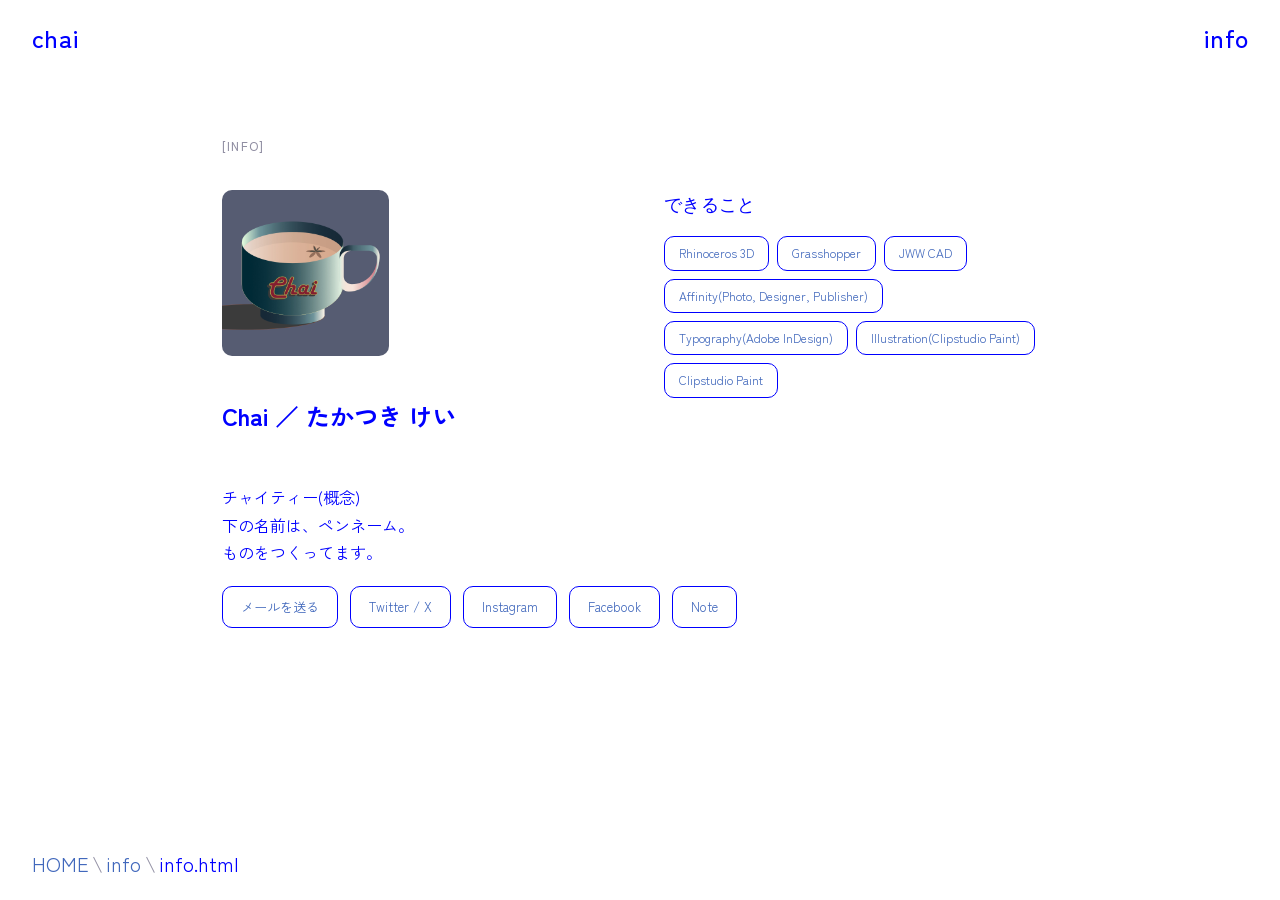
<file: info/info.html>
<!DOCTYPE html>
<html lang="ja">
<head>
  <meta charset="UTF-8" />
  <meta name="viewport" content="width=device-width, initial-scale=1.0" />
  <link rel="icon" href="../favicon.ico" sizes="any" />
  <link rel="icon" type="image/png" sizes="32x32" href="../assets/img/favicon-32.png" />
  <link rel="apple-touch-icon" href="../apple-touch-icon.png" />
  <meta property="og:image" content="https://chai3301.github.io/302_Homepage/assets/img/og-image.jpg" />
  <meta property="og:type" content="website" />
  <meta name="twitter:card" content="summary_large_image" />
  <meta name="twitter:image" content="https://chai3301.github.io/302_Homepage/assets/img/og-image.jpg" />
  <title>Chai</title>
  <link rel="preconnect" href="https://fonts.googleapis.com" />
  <link rel="preconnect" href="https://fonts.gstatic.com" crossorigin />
  <link href="https://fonts.googleapis.com/css2?family=Zen+Kaku+Gothic+New:wght@300;400&display=swap" rel="stylesheet"> 
  <link rel="stylesheet" href="../assets/css/style.css" />
  <script src="../assets/js/script.js" defer></script>
</head>
<body>

  <!-- ========== navigation ========== -->
  <header class="nav">
    <a href="../index.html" class="nav-logo">chai</a>
    <nav class="nav-links">
      <a href="info.html">info</a>
    </nav>
  </header>

  <!-- ========== info ========== -->
  <section class="section js-reveal" id="Info">
    <div class="section-header">
      <span class="section-label">[Info]</span>
    </div>
    <div class="about-grid">
      <div class="about-col">
        <img
          src="../assets/img/Chai_TeaPot_LOGO_rec.jpg"
          alt="Chai Teapot"
          class="about-image"
          width="300"
          height="300"
        />
        <p class="about-text">
         <h2> Chai ／ たかつき けい</h2><br>
         チャイティー(概念)<br>
         下の名前は、ペンネーム。<br>
         ものをつくってます。
        </p>
      </div>
      <div class="about-skills">
        <h2 class="about-subheading">できること</h2>
        <ul class="skills-list">
        <li>Rhinoceros 3D</li>
        <li>Grasshopper</li>
        <li>JWW CAD</li>
        <li>Affinity(Photo, Designer, Publisher)</li>
        <li>Typography(Adobe InDesign)</li>
        <li>Illustration(Clipstudio Paint)</li>
        <li>Clipstudio Paint</li>
        </ul>
      </div>
    </div>
  
    <div class="contact-row">
      <a href="mailto:keroprince0004@email.com" class="contact-link">メールを送る</a>
      <a href="https://x.com/JunktheJaded_jp" class="contact-link" target="_blank" rel="noopener noreferrer">Twitter / X</a>
      <a href="https://www.instagram.com/chai_tea_pot3301/?hl=ja" class="contact-link" target="_blank" rel="noopener noreferrer">Instagram</a>
      <a href="https://www.facebook.com/keisuke.yamaguchi.5667/" class="contact-link" target="_blank" rel="noopener noreferrer">Facebook</a>
      <a href="https://note.com/quayysc0004" class="contact-link" target="_blank" rel="noopener noreferrer">Note</a>
    </div>
    
  </section>

  <!-- ========== フッター ========== -->
  <footer class="footer">
  
  </footer>

</body>
</html>
</file>
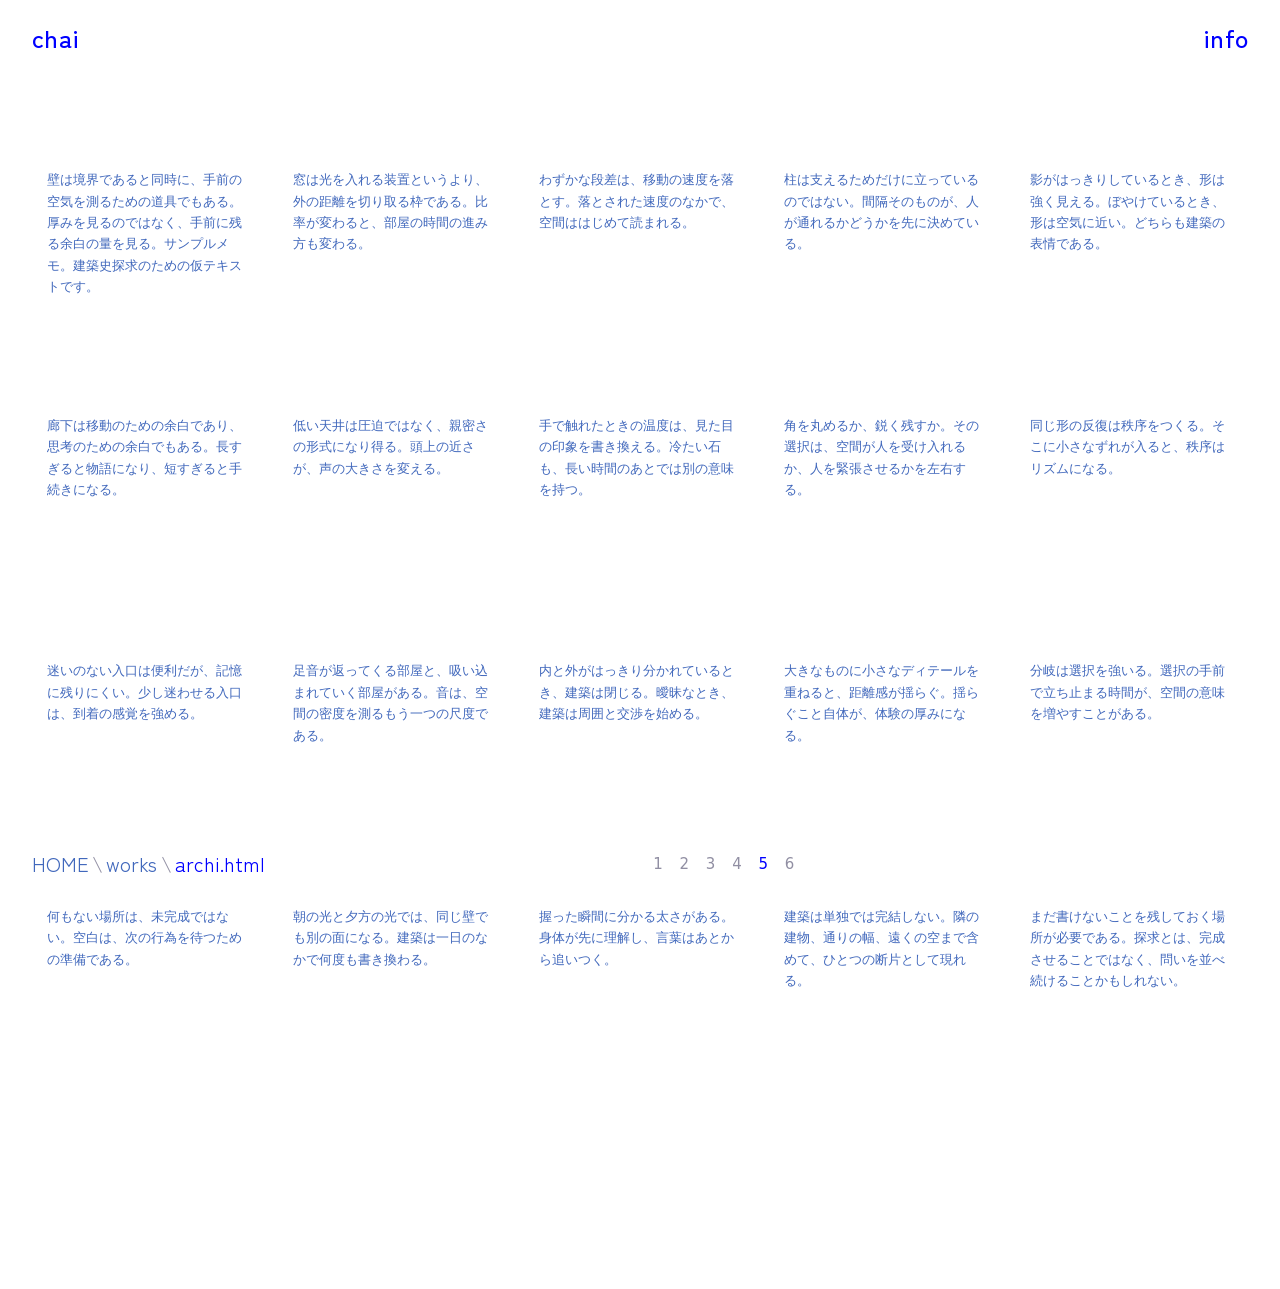
<file: works/archi.html>
<!DOCTYPE html>
<html lang="ja">
<head>
  <meta charset="UTF-8" />
  <meta name="viewport" content="width=device-width, initial-scale=1.0" />
  <link rel="icon" href="../favicon.ico" sizes="any" />
  <link rel="icon" type="image/png" sizes="32x32" href="../assets/img/favicon-32.png" />
  <link rel="apple-touch-icon" href="../apple-touch-icon.png" />
  <meta property="og:image" content="https://chai3301.github.io/302_Homepage/assets/img/og-image.jpg" />
  <meta property="og:type" content="website" />
  <meta name="twitter:card" content="summary_large_image" />
  <meta name="twitter:image" content="https://chai3301.github.io/302_Homepage/assets/img/og-image.jpg" />
  <title>chai - recherche d'une architecture</title>
  <link rel="preconnect" href="https://fonts.googleapis.com" />
  <link rel="preconnect" href="https://fonts.gstatic.com" crossorigin />
  <link href="https://fonts.googleapis.com/css2?family=Zen+Kaku+Gothic+New:wght@300;400&display=swap" rel="stylesheet">
  <link rel="stylesheet" href="../assets/css/style.css" />
  <script src="../assets/js/script.js" defer></script>
</head>
<body>

  <header class="nav">
    <a href="../index.html" class="nav-logo">chai</a>
    <nav class="nav-links">
      <a href="../info/info.html">info</a>
    </nav>
  </header>

  <main class="article article--text-grid">
    <div class="article-gallery article-gallery--text js-reveal" aria-label="テキスト一覧">
      <button type="button" class="article-gallery-text-item" data-text-lightbox>
        <div class="article-gallery-text-item__body">
          <p class="article-text">壁は境界であると同時に、手前の空気を測るための道具でもある。厚みを見るのではなく、手前に残る余白の量を見る。サンプルメモ。建築史探求のための仮テキストです。</p>
        </div>
      </button>
      <button type="button" class="article-gallery-text-item" data-text-lightbox>
        <div class="article-gallery-text-item__body">
          <p class="article-text">窓は光を入れる装置というより、外の距離を切り取る枠である。比率が変わると、部屋の時間の進み方も変わる。</p>
        </div>
      </button>
      <button type="button" class="article-gallery-text-item" data-text-lightbox>
        <div class="article-gallery-text-item__body">
          <p class="article-text">わずかな段差は、移動の速度を落とす。落とされた速度のなかで、空間ははじめて読まれる。</p>
        </div>
      </button>
      <button type="button" class="article-gallery-text-item" data-text-lightbox>
        <div class="article-gallery-text-item__body">
          <p class="article-text">柱は支えるためだけに立っているのではない。間隔そのものが、人が通れるかどうかを先に決めている。</p>
        </div>
      </button>
      <button type="button" class="article-gallery-text-item" data-text-lightbox>
        <div class="article-gallery-text-item__body">
          <p class="article-text">影がはっきりしているとき、形は強く見える。ぼやけているとき、形は空気に近い。どちらも建築の表情である。</p>
        </div>
      </button>
      <button type="button" class="article-gallery-text-item" data-text-lightbox>
        <div class="article-gallery-text-item__body">
          <p class="article-text">廊下は移動のための余白であり、思考のための余白でもある。長すぎると物語になり、短すぎると手続きになる。</p>
        </div>
      </button>
      <button type="button" class="article-gallery-text-item" data-text-lightbox>
        <div class="article-gallery-text-item__body">
          <p class="article-text">低い天井は圧迫ではなく、親密さの形式になり得る。頭上の近さが、声の大きさを変える。</p>
        </div>
      </button>
      <button type="button" class="article-gallery-text-item" data-text-lightbox>
        <div class="article-gallery-text-item__body">
          <p class="article-text">手で触れたときの温度は、見た目の印象を書き換える。冷たい石も、長い時間のあとでは別の意味を持つ。</p>
        </div>
      </button>
      <button type="button" class="article-gallery-text-item" data-text-lightbox>
        <div class="article-gallery-text-item__body">
          <p class="article-text">角を丸めるか、鋭く残すか。その選択は、空間が人を受け入れるか、人を緊張させるかを左右する。</p>
        </div>
      </button>
      <button type="button" class="article-gallery-text-item" data-text-lightbox>
        <div class="article-gallery-text-item__body">
          <p class="article-text">同じ形の反復は秩序をつくる。そこに小さなずれが入ると、秩序はリズムになる。</p>
        </div>
      </button>
      <button type="button" class="article-gallery-text-item" data-text-lightbox>
        <div class="article-gallery-text-item__body">
          <p class="article-text">迷いのない入口は便利だが、記憶に残りにくい。少し迷わせる入口は、到着の感覚を強める。</p>
        </div>
      </button>
      <button type="button" class="article-gallery-text-item" data-text-lightbox>
        <div class="article-gallery-text-item__body">
          <p class="article-text">足音が返ってくる部屋と、吸い込まれていく部屋がある。音は、空間の密度を測るもう一つの尺度である。</p>
        </div>
      </button>
      <button type="button" class="article-gallery-text-item" data-text-lightbox>
        <div class="article-gallery-text-item__body">
          <p class="article-text">内と外がはっきり分かれているとき、建築は閉じる。曖昧なとき、建築は周囲と交渉を始める。</p>
        </div>
      </button>
      <button type="button" class="article-gallery-text-item" data-text-lightbox>
        <div class="article-gallery-text-item__body">
          <p class="article-text">大きなものに小さなディテールを重ねると、距離感が揺らぐ。揺らぐこと自体が、体験の厚みになる。</p>
        </div>
      </button>
      <button type="button" class="article-gallery-text-item" data-text-lightbox>
        <div class="article-gallery-text-item__body">
          <p class="article-text">分岐は選択を強いる。選択の手前で立ち止まる時間が、空間の意味を増やすことがある。</p>
        </div>
      </button>
      <button type="button" class="article-gallery-text-item" data-text-lightbox>
        <div class="article-gallery-text-item__body">
          <p class="article-text">何もない場所は、未完成ではない。空白は、次の行為を待つための準備である。</p>
        </div>
      </button>
      <button type="button" class="article-gallery-text-item" data-text-lightbox>
        <div class="article-gallery-text-item__body">
          <p class="article-text">朝の光と夕方の光では、同じ壁でも別の面になる。建築は一日のなかで何度も書き換わる。</p>
        </div>
      </button>
      <button type="button" class="article-gallery-text-item" data-text-lightbox>
        <div class="article-gallery-text-item__body">
          <p class="article-text">握った瞬間に分かる太さがある。身体が先に理解し、言葉はあとから追いつく。</p>
        </div>
      </button>
      <button type="button" class="article-gallery-text-item" data-text-lightbox>
        <div class="article-gallery-text-item__body">
          <p class="article-text">建築は単独では完結しない。隣の建物、通りの幅、遠くの空まで含めて、ひとつの断片として現れる。</p>
        </div>
      </button>
      <button type="button" class="article-gallery-text-item" data-text-lightbox>
        <div class="article-gallery-text-item__body">
          <p class="article-text">まだ書けないことを残しておく場所が必要である。探求とは、完成させることではなく、問いを並べ続けることかもしれない。</p>
        </div>
      </button>
    </div>
  </main>

  <footer class="footer">
  </footer>

</body>
</html>
</file>
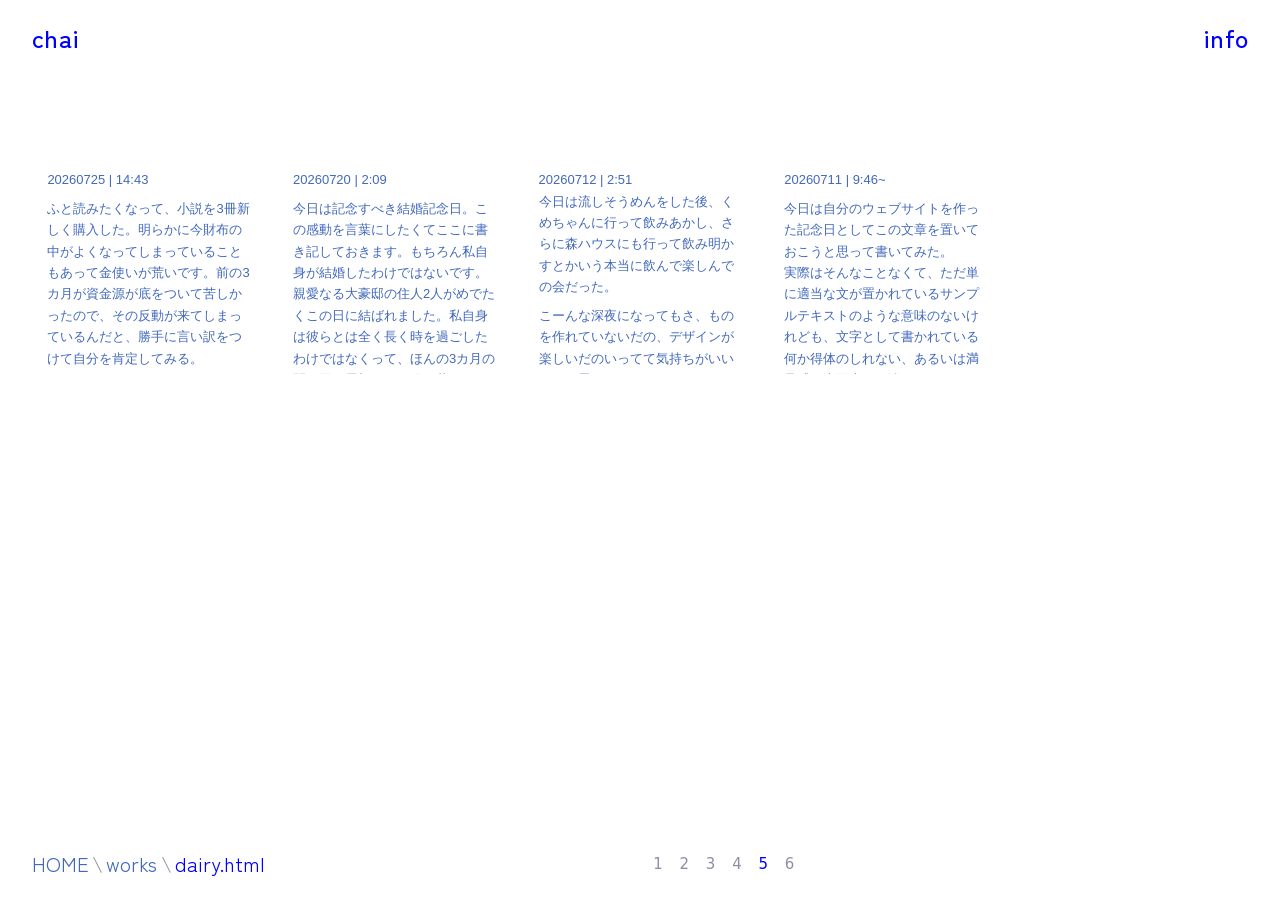
<file: works/dairy.html>
<!DOCTYPE html>
<html lang="ja">
<head>
  <meta charset="UTF-8" />
  <meta name="viewport" content="width=device-width, initial-scale=1.0" />
  <link rel="icon" href="../favicon.ico" sizes="any" />
  <link rel="icon" type="image/png" sizes="32x32" href="../assets/img/favicon-32.png" />
  <link rel="apple-touch-icon" href="../apple-touch-icon.png" />
  <meta property="og:image" content="https://chai3301.github.io/302_Homepage/assets/img/og-image.jpg" />
  <meta property="og:type" content="website" />
  <meta name="twitter:card" content="summary_large_image" />
  <meta name="twitter:image" content="https://chai3301.github.io/302_Homepage/assets/img/og-image.jpg" />
  <title>chai — diary</title>
  <link rel="preconnect" href="https://fonts.googleapis.com" />
  <link rel="preconnect" href="https://fonts.gstatic.com" crossorigin />
  <link href="https://fonts.googleapis.com/css2?family=Zen+Kaku+Gothic+New:wght@300;400&display=swap" rel="stylesheet">
  <link rel="stylesheet" href="../assets/css/style.css" />
  <script src="../assets/js/script.js" defer></script>
</head>
<body>

  <header class="nav">
    <a href="../index.html" class="nav-logo">chai</a>
    <nav class="nav-links">
      <a href="../info/info.html">info</a>
    </nav>
  </header>

  <main class="article article--text-grid">
    <div
      class="article-gallery article-gallery--text js-reveal"
      aria-label="日記一覧"
      data-md-files='["../assets/txt/diary/260725.md","../assets/txt/diary/260720.md","../assets/txt/diary/260712.md","../assets/txt/diary/260711.md"]'
    ></div>
  </main>

  <footer class="footer">
  </footer>

</body>
</html>
</file>
<file: assets/css/style.css>
/* =============================================
   CHAI — style.css
   変数を書き換えるだけでデザインをカスタマイズできます
   ============================================= */

/* -----------------------------------------------
   1. カスタマイズ変数
   ここだけ編集すればOKです！
----------------------------------------------- */
:root {
    /* --- フォント（sans-serif）---
       英数字 → DM Sans / 全角日本語 → Noto Sans JP（文字ごとに自動切替） */
    --font-display: 'DM Sans', 'Noto Sans JP', system-ui, sans-serif;
    --font-body: 'Helvetica Neue', 'Zen Kaku Gothic New', sans-serif;  
    
    /* --- カラーパレット（ここを自由に変えてください） --- */
    --color-bg:          #ffffff;   /* ページ背景色 */
    --color-nav-bg:      rgba(255,255,255,0.5);   /* 固定ヘッダー背景色 */
    --color-footer-bg:   rgba(255, 255, 255, 0.65);   /* フッター背景色（準透明） */
    --color-surface:     #ffffff;   /* カード背景色 */
    --color-border:      #0000ff;   /* ボーダー色 */
  
    --color-text-primary:   #0000ff;  /* メインテキスト */
    --color-text-secondary: #4168bc;  /* サブテキスト */
    --color-text-muted:     #918fa3;  /* 控えめなテキスト */
  
    --color-accent:      #2A2A28;   /* アクセントカラー（ボタン・リンクなど） */
    --color-accent-hover:#444440;   /* アクセントカラー（ホバー時） */
  
    /* サムネイルのカラー（作品ごとに変えられます） */
    --color-thumb-1:     #ff65fc;   /* 作品1の背景色 */
  
    /* --- レイアウト --- */
    --max-width:   900px;   /* コンテンツ最大幅 */
    --side-padding: 2rem;   /* 左右の余白 */
    --footer-height: calc(var(--footer-bar-padding) * 2 + 2.5rem); /* 固定フッター分の下余白 */
    --nav-bar-padding: 1rem; /* ヘッダー上下の厚さ */
    --footer-bar-padding: 1rem; /* フッター上下の厚さ */
    --footer-blur: 3px;
    --nav-height: calc(var(--nav-bar-padding) * 2 + 1.75rem); /* ヘッダー高さ（JSで上書き） */
  
    /* --- 角丸 --- */
    --radius-sm:  6px;
    --radius-md:  10px;
    --radius-lg:  16px;
  
    /* --- アニメーション --- */
    --transition: 0.4s ease;
    
  }
  
  /* -----------------------------------------------
     2. リセット & ベース
  ----------------------------------------------- */
  *, *::before, *::after { box-sizing: border-box; margin: 0; padding: 0; }
  html { scroll-behavior: smooth; }
  
  body {
    font-family: var(--font-body);
    background-color: var(--color-bg);

    padding-bottom: var(--footer-height);
    color: var(--color-text-primary);
    font-size: 16px;
    line-height: 1.7;
    -webkit-font-smoothing: antialiased;
  }
  
  a { color: inherit; text-decoration: none; }
  ul { list-style: none; }
  img { max-width: 100%; display: block; }
  
  /* -----------------------------------------------
     3. ナビゲーション
  ----------------------------------------------- */
  .nav {
    position: sticky;
    top: 0;
    z-index: 100;
    display: flex;
    justify-content: space-between;
    align-items: center;
    width: 100%;
    padding: var(--nav-bar-padding) max(var(--side-padding), calc((100% - var(--max-width)) / 2));
    background-color: var(--color-nav-bg);
    -webkit-backdrop-filter: blur(var(--footer-blur));
    backdrop-filter: blur(var(--footer-blur));
    transition: box-shadow var(--transition);
  }

  .nav--scrolled {
    box-shadow: 0 4px 20px rgba(26, 26, 24, 0.06);
  }
  
  .nav-logo {
    display: inline-flex;
    align-items: center;
    gap: 0.5rem;
    font-size: 25px;
    font-weight: 500;
    letter-spacing: 0.01em;
    transition: color var(--transition);
  }

  .nav-logo:hover {
    color: #ff65fc;
  }

  .nav-logo-img {
    width: 28px;
    height: 28px;
    flex-shrink: 0;
    border-radius: 50%;
    object-fit: cover;
    background-color: var(--color-border);
  }
  
  .nav-links {
    display: flex;
    gap: 3rem;
  }

  .nav-links a {
    font-size: 25px;
    font-weight: 500;
    letter-spacing: 0.01em;
    color: inherit;
    transition: color var(--transition);
  }
  
  .nav-links a:hover {
    color: #ff65fc;
  }

  @media (min-width: 641px) {
    .nav,
    .footer {
      padding-left: var(--side-padding);
      padding-right: var(--side-padding);
    }

    .footer {
      justify-content: flex-start;
    }

    .footer-path {
      flex: 0 1 auto;
      margin-left: 0;
    }

    .footer__content {
      justify-content: flex-start;
      gap: 2rem;
      margin-left: 2rem;
    }
  }
  
  /* -----------------------------------------------
     5. ボタン
  ----------------------------------------------- */
  .btn {
    display: inline-block;
    font-size: 13px;
    font-weight: 500;
    color: var(--color-accent);
    border: 1px solid var(--color-border);
    border-radius: var(--radius-md);
    padding: 10px 22px;
    transition: background-color var(--transition), border-color var(--transition);
  }
  
  .btn:hover {
    background-color: var(--color-surface);
    border-color: var(--color-accent);
  }
  
  /* -----------------------------------------------
     6. セクション共通
  ----------------------------------------------- */
  .section {
    max-width: var(--max-width);
    margin: 0 auto;
    padding: 3.5rem var(--side-padding);
    border-top: none;
  }

  .section--no-border {
    max-width: none;
    margin: 0;
    padding-left: var(--side-padding);
    padding-right: var(--side-padding);
  }
  
  .section-header {
    margin-bottom: 2rem;
  }
  
  .section-label {
    font-size: 12px;
    font-weight: 500;
    letter-spacing: 0.1em;
    text-transform: uppercase;
    color: var(--color-text-muted);
  }
  
  /* -----------------------------------------------
     7. 作品リスト（エクスプローラー風）
  ----------------------------------------------- */
  .works-list {
    display: flex;
    flex-direction: column;
    width: 30%;
    max-width: 100%;
    margin: 0;
    text-align: left;
    border-top: 1px solid var(--color-border);
  }

  .works-list__header,
  .works-list__row {
    display: grid;
    grid-template-columns: minmax(0, 1fr) 3.5rem minmax(0, 1.4fr);
    gap: 0.75rem;
    align-items: baseline;
    justify-items: start;
    padding: 0.7rem 0;
    border-bottom: 1px solid var(--color-border);
    text-align: left;
  }

  .works-list__header {
    font-size: 12px;
    letter-spacing: 0.06em;
    text-transform: uppercase;
    color: var(--color-text-muted);
  }

  .works-list__sort {
    min-width: 0;
    padding: 0;
    border: 0;
    background: none;
    font: inherit;
    letter-spacing: inherit;
    text-transform: inherit;
    color: inherit;
    text-align: left;
    cursor: pointer;
    transition: color var(--transition);
  }

  .works-list__sort:hover {
    color: var(--color-text-primary);
  }

  .works-list__sort.is-active {
    color: var(--color-text-primary);
  }

  .works-list__sort.is-active::after {
    margin-left: 0.25rem;
    font-size: 10px;
    letter-spacing: 0;
    text-transform: none;
  }

  .works-list__sort.is-active[aria-sort='ascending']::after {
    content: '↑';
  }

  .works-list__sort.is-active[aria-sort='descending']::after {
    content: '↓';
  }

  .works-list__row {
    color: var(--color-text-secondary);
    font-size: 14px;
    line-height: 1.4;
    transition: color var(--transition), background-color var(--transition);
  }

  .works-list__row:hover {
    color: var(--color-text-primary);
    background-color: rgba(0, 0, 255, 0.03);
  }

  .works-list__col {
    min-width: 0;
    overflow: hidden;
    text-overflow: ellipsis;
    white-space: nowrap;
  }

  .works-list__col--title {
    color: var(--color-text-primary);
    padding-left: 1rem;
  }

  .works-list__col--year {
    font-variant-numeric: tabular-nums;
  }

  .work-card {
    cursor: pointer;
  }
  
  /* -----------------------------------------------
     8. About セクション
  ----------------------------------------------- */
  .about-grid {
    display: grid;
    grid-template-columns: 1fr 1fr;
    gap: 3rem;
    align-items: start;
  }

  .about-col {
    display: flex;
    flex-direction: column;
    gap: 1.25rem;
  }

  .about-image {
    width: 125pt;
    height: auto;
    display: block;
    border-radius: var(--radius-md);
    object-fit: cover;
  }
  
  .about-text {
    font-size: 15px;
    color: var(--color-text-secondary);
    line-height: 1.85;
  }

  .about-skills {
    display: flex;
    flex-direction: column;
    gap: 1rem;
  }

  .about-subheading {
    font-family: var(--font-display);
    font-size: 18px;
    font-weight: 500;
    color: var(--color-text-primary);
    letter-spacing: 0.02em;
  }
  
  .skills-list {
    display: flex;
    flex-wrap: wrap;
    gap: 8px;
  }
  
  .skills-list li {
    font-size: 12px;
    color: var(--color-text-secondary);
    background: var(--color-surface);
    border: 1px solid var(--color-border);
    border-radius: var(--radius-md);
    padding: 6px 14px;
  }
  
  /* -----------------------------------------------
     9. Contact セクション
  ----------------------------------------------- */
  .contact-row {
    display: flex;
    flex-wrap: wrap;
    gap: 0.75rem;
  }
  
  .contact-link {
    font-size: 13px;
    color: var(--color-text-secondary);
    border: 1px solid var(--color-border);
    border-radius: var(--radius-md);
    padding: 9px 18px;
    transition: color var(--transition), border-color var(--transition), background var(--transition);
  }
  
  .contact-link:hover {
    color: var(--color-text-primary);
    border-color: var(--color-accent);
    background: var(--color-surface);
  }
  
  /* -----------------------------------------------
     10. フッター
  ----------------------------------------------- */
  .footer {
    position: fixed;
    bottom: 0;
    left: 0;
    right: 0;
    z-index: 100;
    display: flex;
    justify-content: flex-start;
    align-items: center;
    gap: 0;
    width: 100%;
    min-height: var(--footer-height);
    padding: var(--footer-bar-padding) var(--side-padding);
    background-color: var(--color-footer-bg);
    -webkit-backdrop-filter: blur(var(--footer-blur));
    backdrop-filter: blur(var(--footer-blur));
    font-size: 13px;
    color: var(--color-text-muted);
  }

  .footer-path {
    flex: 1 1 0;
    min-width: 0;
    margin: 0;
    display: flex;
    justify-content: flex-start;
    align-items: center;
    flex-wrap: nowrap;
    overflow: hidden;
    font-size: 20px;
    line-height: 1.4;
    text-align: left;
  }

  .footer-gallery-cols {
    flex: 1 1 0;
    display: flex;
    justify-content: flex-start;
    align-items: center;
    gap: 0.15rem;
    min-width: 0;
    padding-left: 0.75rem;
  }

  .footer-gallery-cols__btn {
    appearance: none;
    border: 0;
    background: transparent;
    color: var(--color-text-muted);
    font-family: var(--font-display);
    font-size: 15px;
    line-height: 1;
    padding: 0.35rem 0.45rem;
    cursor: pointer;
    transition: color var(--transition);
  }

  .footer-gallery-cols__btn:hover {
    color: var(--color-text-secondary);
  }

  .footer-gallery-cols__btn.is-active {
    color: var(--color-text-primary);
  }

  .footer-path a {
    color: var(--color-text-secondary);
    white-space: nowrap;
    transition: color var(--transition);
  }

  .footer-path a:hover {
    color: #fe64f4;
  }

  .footer-path__sep {
    flex-shrink: 0;
    margin: 0 0.2rem;
    color: var(--color-text-muted);
  }

  .footer-path__current {
    color: var(--color-text-primary);
    white-space: nowrap;
    overflow: hidden;
    text-overflow: ellipsis;
  }

  .footer__content {
    display: flex;
    justify-content: space-between;
    align-items: center;
    flex: 0 0 auto;
    gap: 1.25rem;
    margin-left: 1.25rem;
    min-width: 0;
  }
  
  /* -----------------------------------------------
     11. 記事ページ（便箋青屋など）
  ----------------------------------------------- */
  .article {
    max-width: var(--max-width);
    margin: 0 auto;
    padding: 3rem var(--side-padding) 4rem;
  }

  .article-back {
    margin-bottom: 2rem;
    font-size: 14px;
  }

  .article-back a {
    color: var(--color-text-secondary);
    transition: color var(--transition);
  }

  .article-back a:hover {
    color: var(--color-text-primary);
  }

  .article-header {
    margin-bottom: 2rem;
  }

  .article-label {
    font-size: 12px;
    font-weight: 500;
    letter-spacing: 0.1em;
    text-transform: uppercase;
    color: var(--color-text-muted);
    margin-bottom: 0.75rem;
  }

  .article-title {
    font-family: var(--font-display);
    font-size: clamp(32px, 5vw, 48px);
    font-weight: 400;
    line-height: 1.2;
    margin-bottom: 0.5rem;
  }

  .article-meta {
    font-size: 14px;
    color: var(--color-text-muted);
  }

  .article-header__main {
    display: flex;
    flex-direction: column;
    gap: 0.35rem;
  }

  .article-header__row {
    display: flex;
    justify-content: space-between;
    align-items: baseline;
    gap: 2rem;
  }

  .article-header__row .article-submeta {
    text-align: right;
    flex-shrink: 0;
  }

  .article-header__main .article-title {
    margin-bottom: 0;
  }

  .article-header__main .article-meta,
  .article-header__main .article-submeta {
    margin: 0;
    line-height: 1.7;
  }

  .article-header__main > .article-label {
    margin: 0 0 0.5rem;
  }

  .article-header__row--material {
    margin-top: 0.75rem;
  }

  .article-submeta {
    font-size: 14px;
    color: var(--color-text-muted);
    line-height: 1.7;
  }

  .article-lead {
    font-size: 18px;
    color: var(--color-text-secondary);
    line-height: 1.85;
    margin-bottom: 2.5rem;
    padding-bottom: 2.5rem;
    border-bottom: 1px solid var(--color-border);
  }

  .article-section {
    margin-bottom: 2.5rem;
  }

  .article-heading {
    font-family: var(--font-display);
    font-size: 22px;
    font-weight: 400;
    margin-bottom: 1rem;
  }

  .article-toggle {
    margin-bottom: 1rem;
  }

  .article-toggle__summary {
    cursor: pointer;
    list-style: none;
    display: flex;
    align-items: baseline;
    gap: 0.5rem;
    user-select: none;
  }

  .article-toggle__summary::-webkit-details-marker {
    display: none;
  }

  .article-toggle__summary::before {
    content: '+';
    flex-shrink: 0;
    font-size: 0.9em;
    line-height: 1.2;
    color: var(--color-text-muted);
    transition: transform var(--transition);
  }

  .article-toggle[open] > .article-toggle__summary::before {
    content: '−';
  }

  html.js-enabled .article-toggle__body {
    display: none;
  }

  /* テキストライトボックス */
  .lightbox--text {
    display: block;
    padding: 0;
  }

  .lightbox--text[hidden] {
    display: none;
  }

  .lightbox-text__blur {
    position: absolute;
    inset: 0;
    z-index: 0;
    background: rgba(255, 255, 255, 0.8);
    -webkit-backdrop-filter: blur(18px);
    backdrop-filter: blur(18px);
    cursor: pointer;
  }

  .lightbox-text__sidebar {
    position: absolute;
    top: 0;
    left: 0;
    z-index: 2;
    display: flex;
    flex-direction: column;
    align-items: flex-start;
    gap: 0.75rem;
    width: auto;
    max-width: min(11rem, 42vw);
    padding: var(--nav-bar-padding) max(var(--side-padding), calc((100% - var(--max-width)) / 2));
    box-sizing: border-box;
  }

  .lightbox-text__list {
    display: flex;
    flex-direction: column;
    gap: 0.2rem;
    width: 100%;
    max-height: min(36vh, 18rem);
    overflow-y: auto;
    overscroll-behavior: contain;
    scrollbar-width: none;
    -ms-overflow-style: none;
  }

  .lightbox-text__list::-webkit-scrollbar {
    display: none;
  }

  .lightbox-text__list-item {
    appearance: none;
    border: 0;
    background: transparent;
    padding: 0.1rem 0;
    margin: 0;
    width: 100%;
    text-align: left;
    font-family: var(--font-body);
    font-size: 11px;
    line-height: 1.4;
    color: var(--color-text-muted);
    cursor: pointer;
    transition: color var(--transition);
  }

  .lightbox-text__list-item:hover {
    color: var(--color-text-secondary);
  }

  .lightbox-text__list-item.is-active {
    color: var(--color-text-primary);
  }

  .lightbox-text__document {
    position: absolute;
    inset: 0;
    z-index: 1;
    display: flex;
    flex-direction: column;
    align-items: center;
    justify-content: center;
    width: 100%;
    height: 100%;
    margin: 0;
    padding: 4rem 1.5rem;
    box-sizing: border-box;
    pointer-events: none;
  }

  .lightbox-text__title {
    margin: 0 0 1rem;
    font-family: var(--font-display);
    font-size: 22px;
    font-weight: 400;
    color: var(--color-text-primary);
    pointer-events: auto;
  }

  .lightbox-text__title:empty {
    display: none;
  }

  .lightbox-text__body {
    width: min(100%, 42rem);
    max-height: min(70vh, 40rem);
    margin: 0;
    overflow-y: auto;
    overscroll-behavior: contain;
    pointer-events: auto;
    text-align: left;
    scrollbar-width: none;
    -ms-overflow-style: none;
  }

  .lightbox-text__body::-webkit-scrollbar {
    display: none;
  }

  .lightbox-text__body .article-heading {
    font-size: 18px;
  }

  .lightbox-text__body .article-text:last-child {
    margin-bottom: 0;
  }

  @media (max-width: 720px) {
    .lightbox-text__sidebar {
      max-width: min(9rem, 46vw);
    }

    .lightbox-text__list {
      max-height: min(28vh, 12rem);
    }

    .lightbox-text__document {
      padding: 4rem var(--side-padding);
      justify-content: center;
    }
  }

  .article-text {
    font-size: 15px;
    color: var(--color-text-secondary);
    line-height: 1.9;
    margin-bottom: 1rem;
  }

  .article-list {
    list-style: disc;
    padding-left: 1.25rem;
    font-size: 15px;
    color: var(--color-text-secondary);
    line-height: 1.9;
  }

  .article-list li + li {
    margin-top: 0.35rem;
  }

  .article .btn {
    margin-top: 0.5rem;
  }

  .article-hero {
    margin-bottom: 5rem;
  }

  .article-hero img {
    width: 100%;
    height: auto;
    border: 1px solid var(--color-border);
    border-radius: var(--radius-sm);
  }

  .article-gallery {
    display: grid;
    grid-template-columns: repeat(var(--gallery-cols, 2), minmax(0, 1fr));
    gap: 1rem;
  }

  .article-gallery-item {
    margin: 0;
    aspect-ratio: 4 / 3;
    border: 1px solid var(--color-border);
    overflow: hidden;
    background-color: #f4f4ff;
  }

  .article-gallery-item img {
    width: 100%;
    height: 100%;
    object-fit: cover;
    cursor: zoom-in;
  }

  .article--text-grid {
    max-width: none;
    margin: 0;
    padding: calc(var(--nav-height) + 1.25rem) var(--side-padding) calc(var(--footer-height) + 1.25rem);
    --gallery-cols: 5;
  }

  @media (max-width: 900px) {
    .article--text-grid {
      --gallery-cols: 2;
    }
  }

  .article--text-grid .article-gallery--text {
    display: grid;
    grid-template-columns: repeat(var(--gallery-cols, 2), minmax(0, 1fr));
    gap: 0.75rem;
    align-content: start;
    width: 100%;
  }

  .article-gallery-text-item {
    appearance: none;
    display: block;
    width: 100%;
    margin: 0;
    padding: 0.85rem 0.9rem;
    aspect-ratio: 1 / 1;
    border: 1px solid transparent;
    background-color: transparent;
    color: inherit;
    text-align: left;
    cursor: pointer;
    overflow: hidden;
    transition: border-color var(--transition);
  }

  .article-gallery-text-item:hover {
    border-color: #a8c0ef;
  }

  .article-gallery-text-item__body {
    height: 100%;
    overflow: hidden;
  }

  .article-gallery-text-item__body .article-text {
    margin: 0 0 0.55em;
    font-size: 13px;
    line-height: 1.65;
    color: var(--color-text-secondary);
  }

  .article-gallery-text-item__body .article-text:last-child {
    margin-bottom: 0;
  }

  .md-preview {
    color: var(--color-text-secondary);
  }

  .md-preview__h1,
  .md-preview__h2,
  .md-preview__h3 {
    margin: 0 0 0.45em;
    font-family: var(--font-display);
    font-weight: 400;
    line-height: 1.35;
    color: var(--color-text-primary);
  }

  .article-gallery-text-item .md-preview__h1 {
    font-size: 15px;
  }

  .article-gallery-text-item .md-preview__h2 {
    font-size: 13px;
  }

  .article-gallery-text-item .md-preview__h3 {
    font-size: 12px;
  }

  .md-preview__list {
    margin: 0 0 0.55em;
    padding-left: 1.1em;
    font-size: 13px;
    line-height: 1.55;
    color: var(--color-text-secondary);
  }

  .md-preview code {
    font-family: ui-monospace, SFMono-Regular, Menlo, Consolas, monospace;
    font-size: 0.92em;
  }

  .article-gallery--text-doc {
    display: grid;
    grid-template-columns: minmax(0, 14rem);
    gap: 0.75rem;
    margin-top: 0.75rem;
  }

  .lightbox-text__body.md-preview .md-preview__h1 {
    font-size: 22px;
    margin-bottom: 0.85rem;
  }

  .lightbox-text__body.md-preview .md-preview__h2 {
    font-size: 18px;
    margin-bottom: 0.75rem;
  }

  .lightbox-text__body.md-preview .md-preview__h3 {
    font-size: 16px;
    margin-bottom: 0.65rem;
  }

  .lightbox-text__body.md-preview .article-text {
    font-size: 15px;
    line-height: 1.9;
    margin-bottom: 1rem;
  }

  /* -----------------------------------------------
     記事ページ：左右分割（PC）& スクロールギャラリー
  ----------------------------------------------- */
  @media (min-width: 901px) {
    body.is-article-split {
      overflow: hidden;
      padding-bottom: 0;
    }

    body.is-article-split .nav {
      position: fixed;
      left: 0;
      right: 0;
    }

    .article--split {
      max-width: none;
      margin: 0;
      padding: 0;
      height: 100vh;
    }

    .article-layout {
      display: block;
      position: relative;
      height: 100%;
    }

    .article-layout__visual {
      position: fixed;
      top: 0;
      left: 0;
      z-index: 1;
      display: block;
      width: 50%;
      height: 100vh;
      padding: calc(var(--nav-height) + 1.25rem) var(--side-padding) var(--footer-height);
      overflow-y: auto;
      overscroll-behavior: contain;
      -webkit-overflow-scrolling: touch;
      scrollbar-width: none;
      -ms-overflow-style: none;
    }

    .article-layout__visual::-webkit-scrollbar {
      display: none;
    }

    .article-layout__divider {
      display: none;
    }

    .article-layout__body {
      position: fixed;
      top: 0;
      right: 0;
      z-index: 1;
      width: 50%;
      height: 100vh;
      padding: calc(var(--nav-height) + 1rem) var(--side-padding) calc(var(--footer-height) + 4rem) calc(var(--side-padding) + 3rem);
      overflow-y: auto;
      overscroll-behavior: contain;
      -webkit-overflow-scrolling: touch;
      scrollbar-width: none;
      -ms-overflow-style: none;
    }

    .article-layout__body::-webkit-scrollbar {
      display: none;
    }

    body.is-article-split .article-layout__body > .article-header {
      display: flex;
      flex-direction: column;
      min-height: calc(100vh - var(--nav-height) - 1rem - var(--footer-height));
      margin-bottom: 0;
      padding-bottom: 0;
      box-sizing: border-box;
    }

    body.is-article-split .article-header__main {
      flex: 1;
      display: flex;
      flex-direction: column;
      justify-content: flex-end;
    }

    body.is-article-split .article-layout__body > .article-header + .article-section {
      margin-top: var(--footer-height);
    }

    .article-gallery--scroll {
      display: grid;
      grid-template-columns: repeat(var(--gallery-cols, 2), minmax(0, 1fr));
      gap: 0.75rem;
      align-content: start;
      width: 100%;
    }

    .article-gallery--scroll .article-gallery-item {
      aspect-ratio: 4 / 3;
    }
  }

  @media (max-width: 900px) {
    .article-layout {
      display: flex;
      flex-direction: column;
    }

    .article-layout__divider {
      display: none;
    }

    .article-layout__visual {
      order: 2;
      padding: 0 0 2rem;
    }

    .article-layout__body {
      order: 1;
    }

    .article-gallery--scroll {
      grid-template-columns: repeat(var(--gallery-cols, 2), minmax(0, 1fr));
    }
  }

  /* -----------------------------------------------
     ライトボックス（画像拡大表示）
  ----------------------------------------------- */
  .lightbox {
    position: fixed;
    inset: 0;
    z-index: 1000;
    display: flex;
    align-items: center;
    justify-content: center;
    padding: 3.5rem 1.25rem 1.25rem;
  }

  .lightbox[hidden] {
    display: none;
  }

  .lightbox__overlay {
    position: absolute;
    inset: 0;
    background: rgba(255, 255, 255, 0.92);
    cursor: zoom-out;
  }

  .lightbox__close {
    position: absolute;
    top: 1rem;
    right: 1rem;
    z-index: 2;
    width: 2.75rem;
    height: 2.75rem;
    border: 1px solid var(--color-border);
    border-radius: 0;
    background: var(--color-bg);
    color: var(--color-text-primary);
    font-size: 1.75rem;
    line-height: 1;
    cursor: pointer;
    transition: background var(--transition), color var(--transition);
  }

  .lightbox__close:hover {
    background: var(--color-text-primary);
    color: var(--color-bg);
  }

  .lightbox__nav {
    position: absolute;
    top: 50%;
    z-index: 2;
    width: 2.75rem;
    height: 2.75rem;
    border: 1px solid var(--color-border);
    border-radius: 0;
    background: var(--color-bg);
    color: var(--color-text-primary);
    font-size: 1.5rem;
    line-height: 1;
    cursor: pointer;
    transform: translateY(-50%);
    transition: background var(--transition), color var(--transition);
  }

  .lightbox__nav:hover {
    background: var(--color-text-primary);
    color: var(--color-bg);
  }

  .lightbox__nav--prev {
    left: 1rem;
  }

  .lightbox__nav--next {
    right: 1rem;
  }

  .lightbox__nav[hidden] {
    display: none;
  }

  @media (max-width: 540px) {
    .lightbox {
      padding: 3.5rem 0.75rem 0.75rem;
    }

    .lightbox__nav {
      width: 2.25rem;
      height: 2.25rem;
      font-size: 1.25rem;
    }

    .lightbox__nav--prev {
      left: 0.5rem;
    }

    .lightbox__nav--next {
      right: 0.5rem;
    }

    .lightbox__close {
      top: 0.5rem;
      right: 0.5rem;
    }
  }

  .lightbox__figure {
    position: relative;
    z-index: 1;
    max-width: min(100%, 1100px);
    max-height: 100%;
    margin: 0;
  }

  .lightbox__image {
    display: block;
    max-width: 100%;
    max-height: calc(100vh - 5rem);
    width: auto;
    height: auto;
    margin: 0 auto;
    border: 1px solid var(--color-border);
    object-fit: contain;
    cursor: default;
  }

  body.is-lightbox-open {
    overflow: hidden;
  }

  .lightbox.lightbox--text {
    display: block;
    padding: 0;
  }

  .lightbox.lightbox--text[hidden] {
    display: none;
  }

  /* -----------------------------------------------
     12. JS アニメーション（script.js）
  ----------------------------------------------- */
  /* script.js 読み込み後（html.js-enabled）だけ非表示 → 表示アニメ */
  html.js-enabled .js-reveal {
    opacity: 0;
    transform: translateY(28px);
    transition:
      opacity 0.7s ease,
      transform 0.7s ease;
  }

  html.js-enabled .js-reveal.is-visible {
    opacity: 1;
    transform: translateY(0);
  }

  .hero .js-reveal.is-visible:nth-of-type(1) { transition-delay: 0s; }
  .hero .js-reveal.is-visible:nth-of-type(2) { transition-delay: 0.05s; }
  .hero .js-reveal.is-visible:nth-of-type(3) { transition-delay: 0.1s; }
  .hero .js-reveal.is-visible:nth-of-type(4) { transition-delay: 0.15s; }
  .hero .js-reveal.is-visible:nth-of-type(5) { transition-delay: 0.2s; }

  .work-card.js-reveal {
    transition-delay: 0s;
  }

  .works-list .work-card:nth-of-type(2).js-reveal.is-visible {
    transition-delay: 0.04s;
  }

  .works-list .work-card:nth-of-type(3).js-reveal.is-visible {
    transition-delay: 0.08s;
  }

  .works-list .work-card:nth-of-type(4).js-reveal.is-visible {
    transition-delay: 0.12s;
  }

  @media (prefers-reduced-motion: reduce) {
    html.js-enabled .js-reveal {
      opacity: 1;
      transform: none;
      transition: none;
    }

    .hero-logo--float {
      animation: none;
    }

  }

  /* -----------------------------------------------
     12. レスポンシブ（スマートフォン対応）
  ----------------------------------------------- */
  @media (max-width: 640px) {
    :root {
      --side-padding: 1.25rem;
      --footer-height: 5.5rem;
    }
  
    .nav-links { gap: 1.25rem; }
  
    .hero { padding-top: 3rem; }
  
    .about-grid {
      grid-template-columns: 1fr;
      gap: 1.5rem;
    }
  
    .works-list {
      width: 100%;
    }

    .works-list__header,
    .works-list__row {
      grid-template-columns: 1fr;
      gap: 0.2rem;
      padding: 0.85rem 0;
    }

    .works-list__header {
      display: none;
    }

    .works-list__col {
      white-space: normal;
    }

    .works-list__col--title {
      font-size: 15px;
      color: var(--color-text-primary);
    }

    .works-list__col--year,
    .works-list__col--material {
      font-size: 13px;
    }
  
    .footer__content {
      flex-direction: column;
      align-items: flex-start;
      gap: 4px;
    }

    .footer-path {
      display: flex;
      margin-left: 0;
      font-size: 15px;
    }

    .footer-gallery-cols {
      padding-left: 0.35rem;
      gap: 0;
    }

    .footer-gallery-cols__btn {
      font-size: 13px;
      padding: 0.3rem 0.35rem;
    }
  }
</file>
